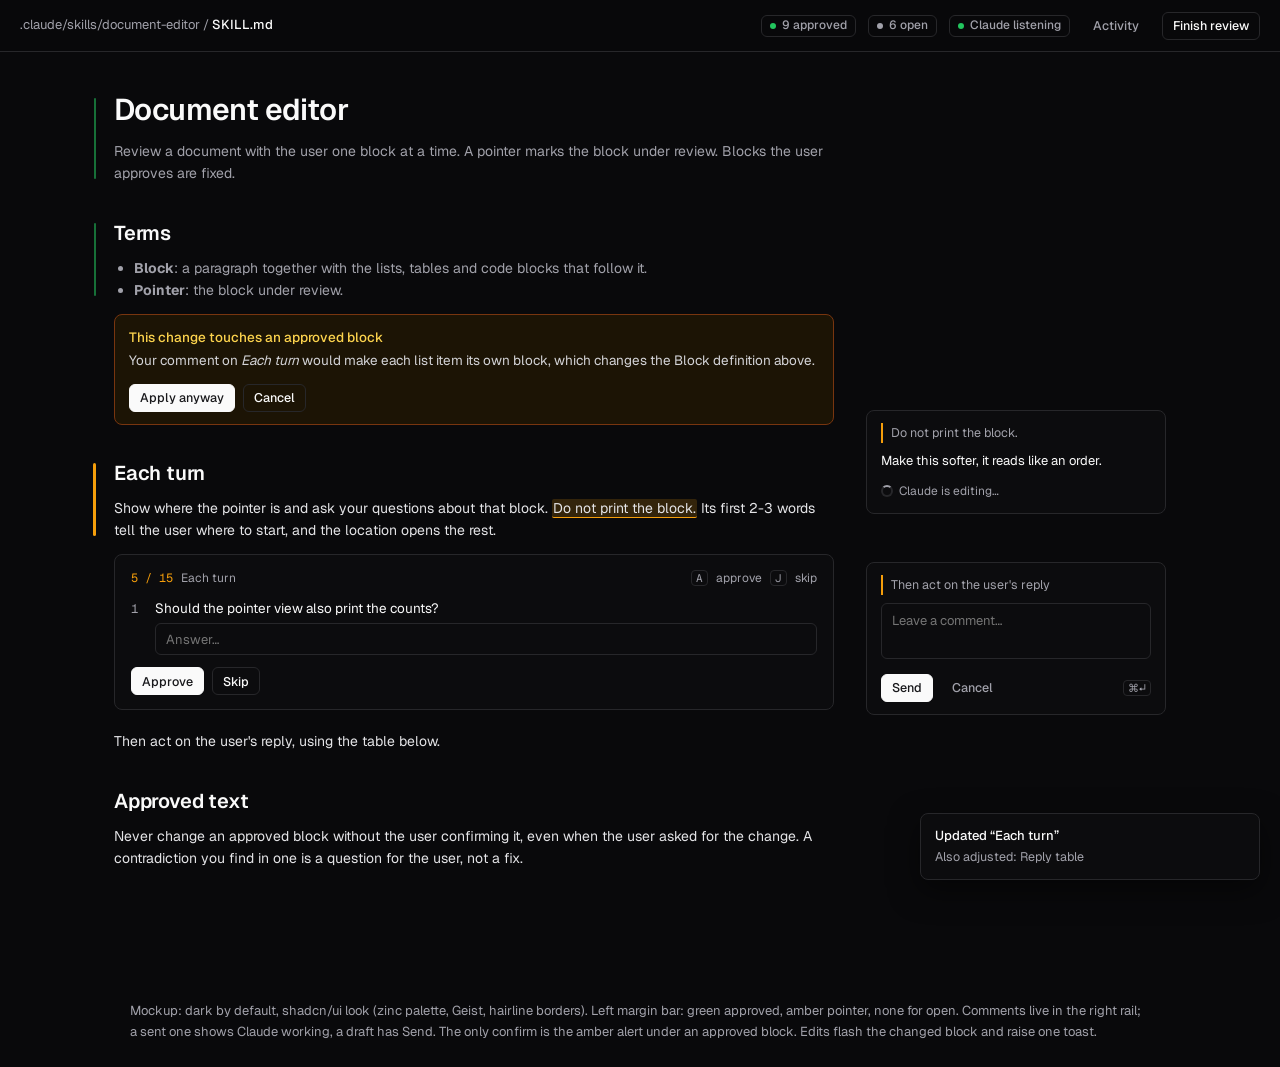
<file: docs/mockup.html>
<!DOCTYPE html>
<html lang="en">
<head>
<meta charset="utf-8">
<meta name="viewport" content="width=device-width, initial-scale=1">
<title>Doc reviewer</title>
<link rel="preconnect" href="https://fonts.googleapis.com">
<link href="https://fonts.googleapis.com/css2?family=Geist:wght@400;500;600&family=Geist+Mono&display=swap" rel="stylesheet">
<style>
  :root {
    --background: #09090b; --foreground: #fafafa; --card: #0c0c0e; --muted: #27272a; --muted-foreground: #a1a1aa;
    --border: #27272a; --input: #27272a; --primary: #fafafa; --primary-foreground: #18181b; --ring: #52525b;
    --accent: #18181b; --approved: #22c55e; --pointer: #f59e0b; --warn-bg: #1c1405; --warn-border: #78350f; --warn-fg: #fcd34d;
    --radius: 8px;
  }
  * { box-sizing: border-box; }
  body { margin: 0; background: var(--background); color: var(--foreground); font: 14px/1.6 Geist, Inter, system-ui, sans-serif; -webkit-font-smoothing: antialiased; }
  .topbar { position: sticky; top: 0; z-index: 5; display: flex; align-items: center; gap: 12px; height: 52px; padding: 0 20px; border-bottom: 1px solid var(--border); background: rgba(9,9,11,.85); backdrop-filter: blur(8px); }
  .crumb { color: var(--muted-foreground); font-size: 13px; }
  .crumb b { color: var(--foreground); font-weight: 500; }
  .sp { flex: 1; }
  .badge { display: inline-flex; align-items: center; gap: 6px; height: 22px; padding: 0 8px; border: 1px solid var(--border); border-radius: 6px; font-size: 12px; font-weight: 500; color: var(--muted-foreground); }
  .badge i { width: 6px; height: 6px; border-radius: 50%; display: inline-block; }
  .btn { display: inline-flex; align-items: center; justify-content: center; gap: 6px; height: 32px; padding: 0 12px; border-radius: 6px; font: 500 13px Geist, system-ui, sans-serif; border: 1px solid var(--border); background: transparent; color: var(--foreground); cursor: pointer; }
  .btn:hover { background: var(--accent); }
  .btn.primary { background: var(--primary); color: var(--primary-foreground); border-color: var(--primary); }
  .btn.ghost { border-color: transparent; color: var(--muted-foreground); }
  .btn.sm { height: 28px; padding: 0 10px; font-size: 12.5px; }
  .kbd { font: 11px "Geist Mono", monospace; color: var(--muted-foreground); border: 1px solid var(--border); border-radius: 4px; padding: 0 4px; }

  .layout { display: grid; grid-template-columns: 1fr minmax(0, 720px) 300px 1fr; gap: 0 32px; padding: 40px 20px 120px; }
  .doc { grid-column: 2; }
  .rail { grid-column: 3; position: relative; }

  .doc h1 { font-size: 30px; line-height: 1.2; letter-spacing: -.02em; font-weight: 600; margin: 0 0 12px; }
  .doc h2 { font-size: 20px; letter-spacing: -.01em; font-weight: 600; margin: 32px 0 8px; }
  .doc p, .doc ul { margin: 0 0 12px; color: #e4e4e7; }
  .doc ul { padding-left: 20px; }
  .doc code { font: 12.5px "Geist Mono", monospace; background: var(--muted); padding: 1px 5px; border-radius: 4px; }

  .blk { position: relative; }
  .blk::before { content: ""; position: absolute; left: -20px; top: 6px; bottom: 6px; width: 2px; border-radius: 2px; background: transparent; }
  .blk.approved::before { background: var(--approved); opacity: .55; }
  .blk.approved p, .blk.approved li { color: var(--muted-foreground); }
  .blk.pointer::before { background: var(--pointer); width: 3px; left: -21px; }
  .blk.changed { animation: flash 2.4s ease-out; border-radius: 6px; }
  @keyframes flash { 0% { background: rgba(59,130,246,.18); } 100% { background: transparent; } }
  .hl { background: rgba(245,158,11,.18); border-bottom: 1px solid var(--pointer); border-radius: 2px; padding: 0 1px; }

  .card { border: 1px solid var(--border); border-radius: var(--radius); background: var(--card); }
  .pcard { margin: 8px 0 20px; padding: 14px 16px; }
  .pcard .head { display: flex; align-items: center; gap: 8px; font-size: 12px; color: var(--muted-foreground); margin-bottom: 10px; }
  .pcard .head .ix { font: 12px "Geist Mono", monospace; color: var(--pointer); }
  .q { display: grid; grid-template-columns: 18px 1fr; gap: 4px 6px; font-size: 13.5px; margin-bottom: 8px; }
  .q .n { color: var(--muted-foreground); font-family: "Geist Mono", monospace; font-size: 12.5px; padding-top: 1px; }
  .input { width: 100%; height: 32px; border: 1px solid var(--input); border-radius: 6px; background: transparent; color: var(--foreground); font: 13px Geist, system-ui, sans-serif; padding: 0 10px; outline: none; }
  .input:focus { border-color: var(--ring); box-shadow: 0 0 0 3px rgba(82,82,91,.35); }
  .actions { display: flex; align-items: center; gap: 8px; margin-top: 12px; }

  .alert { margin: 8px 0 20px; padding: 12px 14px; border: 1px solid var(--warn-border); background: var(--warn-bg); border-radius: var(--radius); font-size: 13.5px; }
  .alert .t { color: var(--warn-fg); font-weight: 500; margin-bottom: 2px; }
  .alert .d { color: #d4d4d8; }

  .note { position: absolute; width: 100%; padding: 12px 14px; font-size: 13px; }
  .note .quote { color: var(--muted-foreground); border-left: 2px solid var(--pointer); padding-left: 8px; margin-bottom: 8px; font-size: 12.5px; }
  .note .meta { display: flex; align-items: center; gap: 6px; margin-top: 10px; font-size: 12px; color: var(--muted-foreground); }
  .spin { width: 12px; height: 12px; border: 2px solid var(--muted); border-top-color: var(--muted-foreground); border-radius: 50%; animation: spin 1s linear infinite; }
  @keyframes spin { to { transform: rotate(360deg); } }
  .note.draft textarea { width: 100%; min-height: 56px; resize: none; border: 1px solid var(--input); border-radius: 6px; background: transparent; color: var(--foreground); font: 13px Geist, system-ui, sans-serif; padding: 8px 10px; outline: none; }

  .float { position: absolute; transform: translateY(-120%); display: inline-flex; gap: 2px; padding: 3px; border: 1px solid var(--border); border-radius: 8px; background: #18181b; box-shadow: 0 8px 24px rgba(0,0,0,.4); }

  .toast { position: fixed; right: 20px; bottom: 20px; width: 340px; padding: 12px 14px; font-size: 13px; box-shadow: 0 10px 30px rgba(0,0,0,.5); }
  .toast .t { font-weight: 500; }
  .toast .d { color: var(--muted-foreground); font-size: 12.5px; }

  .caption { max-width: 1060px; margin: 0 auto; padding: 0 20px 24px; color: var(--muted-foreground); font-size: 13px; }
</style>
</head>
<body>
  <div class="topbar">
    <span class="crumb">.claude/skills/document-editor / <b>SKILL.md</b></span>
    <span class="sp"></span>
    <span class="badge"><i style="background:var(--approved)"></i>9 approved</span>
    <span class="badge"><i style="background:var(--muted-foreground)"></i>6 open</span>
    <span class="badge"><i style="background:var(--approved)"></i>Claude listening</span>
    <button class="btn ghost sm">Activity</button>
    <button class="btn sm">Finish review</button>
  </div>

  <div class="layout">
    <div class="doc">
      <div class="blk approved">
        <h1>Document editor</h1>
        <p>Review a document with the user one block at a time. A pointer marks the block under review. Blocks the user approves are fixed.</p>
      </div>

      <div class="blk approved">
        <h2>Terms</h2>
        <ul>
          <li><b>Block</b>: a paragraph together with the lists, tables and code blocks that follow it.</li>
          <li><b>Pointer</b>: the block under review.</li>
        </ul>
      </div>
      <div class="alert">
        <div class="t">This change touches an approved block</div>
        <div class="d">Your comment on <i>Each turn</i> would make each list item its own block, which changes the Block definition above.</div>
        <div class="actions"><button class="btn primary sm">Apply anyway</button><button class="btn sm">Cancel</button></div>
      </div>

      <div class="blk pointer">
        <h2>Each turn</h2>
        <p>Show where the pointer is and ask your questions about that block. <span class="hl">Do not print the block.</span> Its first 2-3 words tell the user where to start, and the location opens the rest.</p>
      </div>
      <div class="card pcard">
        <div class="head"><span class="ix">5 / 15</span><span>Each turn</span><span class="sp"></span><span class="kbd">A</span><span>approve</span><span class="kbd">J</span><span>skip</span></div>
        <div class="q"><span class="n">1</span><span>Should the pointer view also print the counts?</span><span></span><input class="input" placeholder="Answer…"></div>
        <div class="actions"><button class="btn primary sm">Approve</button><button class="btn sm">Skip</button></div>
      </div>

      <div class="blk changed">
        <p>Then act on the user's reply, using the table below.</p>
      </div>

      <div class="blk">
        <h2>Approved text</h2>
        <p>Never change an approved block without the user confirming it, even when the user asked for the change. A contradiction you find in one is a question for the user, not a fix.</p>
      </div>
    </div>

    <div class="rail">
      <div class="card note" style="top:318px">
        <div class="quote">Do not print the block.</div>
        Make this softer, it reads like an order.
        <div class="meta"><span class="spin"></span>Claude is editing…</div>
      </div>
      <div class="card note draft" style="top:470px">
        <div class="quote">Then act on the user's reply</div>
        <textarea placeholder="Leave a comment…"></textarea>
        <div class="actions" style="margin-top:8px"><button class="btn primary sm">Send</button><button class="btn ghost sm">Cancel</button><span class="sp"></span><span class="kbd">⌘↵</span></div>
      </div>
    </div>
  </div>

  <div class="card toast">
    <div class="t">Updated “Each turn”</div>
    <div class="d">Also adjusted: Reply table</div>
  </div>

  <p class="caption">Mockup: dark by default, shadcn/ui look (zinc palette, Geist, hairline borders). Left margin bar: green approved, amber pointer, none for open. Comments live in the right rail; a sent one shows Claude working, a draft has Send. The only confirm is the amber alert under an approved block. Edits flash the changed block and raise one toast.</p>
</body>
</html>
</file>
